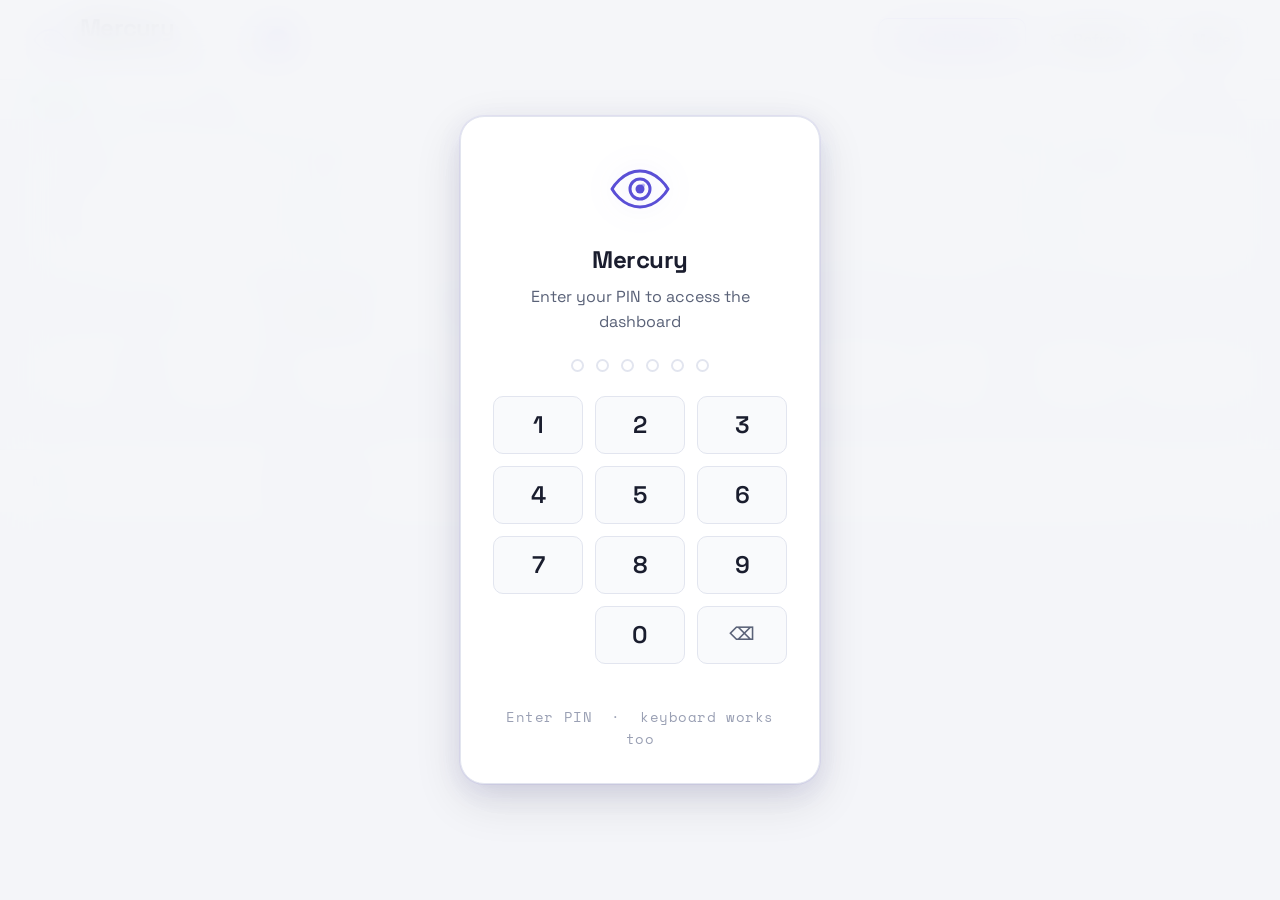
<file: index.html>
<!DOCTYPE html>
<html lang="en" data-theme="light">
<head>
  <!--
  ╔══════════════════════════════════════════════════════════════╗
  ║  ALL-SEEING-EYE                                              ║
  ║  Open-source uptime, DNS, SSL & latency monitor              ║
  ║  Made with ❤️ + AI                            ║
  ║  https://mercury.sh                                          ║
  ╚══════════════════════════════════════════════════════════════╝

  HOW IT WORKS
  ─────────────────────────────────────────────────────────────
  1. On load, the app tries to fetch `domains.list` (same directory).
     - Each non-empty, non-comment line becomes a monitored domain.
     - If the file is missing or unreachable, the built-in TOP_30 list is used.

  2. For each domain, a live DNS-over-HTTPS query is fired to
     Cloudflare's public DoH API (cloudflare-dns.com/dns-query).
     This gives us: A record presence (= "up"), latency, and NS info.

  3. SSL expiry dates are seeded from scan data for the top-50 list.
     Custom-added domains get a placeholder until a real check runs.

  4. The "Add Domain" flow lets users add any domain on the fly.
     If `domains.list` is writable (local server with write access),
     the app will also persist the new domain there via a PUT request.
     On a read-only static host, it just adds it to the in-memory list.

  5. The PIN gate (SHA-256 hashed, no plaintext stored) prevents
     casual access. Keyboard input + numpad both work.
     PIN: 1 2 3 4 5 6  (SHA-256: 8d969eef…)

  SECURITY NOTE
  ─────────────────────────────────────────────────────────────
  - No data leaves the browser except DNS queries to Cloudflare DoH.
  - No cookies, no persistent storage used.
  - PIN is checked purely client-side via SHA-256 comparison.
  - This is a monitoring DISPLAY tool, not a security perimeter.
  -->

  <meta charset="UTF-8">
  <meta name="viewport" content="width=device-width, initial-scale=1.0, viewport-fit=cover">
  <meta name="description" content="Mercury — open-source uptime, DNS, SSL and latency monitor for any domain list.">
  <title>Mercury — Domain Guardian</title>

  <!-- Space Grotesk (user-specified font) from Google Fonts -->
  <link rel="preconnect" href="https://fonts.googleapis.com">
  <link rel="preconnect" href="https://fonts.gstatic.com" crossorigin>
  <link href="https://fonts.googleapis.com/css2?family=Space+Grotesk:wght@300..700&family=Space+Mono:wght@400;700&display=swap" rel="stylesheet">

    <link rel="stylesheet" href="app.css">
</head>
<body>

<!-- ════════════════════════════════════════════════════════════
     PIN OVERLAY
     Shows until the user enters the correct 6-digit PIN.
     SHA-256 of "123456" is hardcoded — no plaintext PIN stored.
═════════════════════════════════════════════════════════════ -->
<div id="pin-overlay" role="dialog" aria-modal="true" aria-label="PIN required">
  <div class="pin-card">

    <!-- Eye SVG logo -->
    <div class="pin-eye" aria-hidden="true">
      <svg viewBox="0 0 64 64" fill="none" xmlns="http://www.w3.org/2000/svg">
        <!-- Outer eye shape -->
        <path d="M4 32C4 32 14 14 32 14C50 14 60 32 60 32C60 32 50 50 32 50C14 50 4 32 4 32Z"
              stroke="currentColor" stroke-width="3" stroke-linecap="round" stroke-linejoin="round"/>
        <!-- Iris -->
        <circle cx="32" cy="32" r="10" stroke="currentColor" stroke-width="3"/>
        <!-- Pupil (filled) -->
        <circle cx="32" cy="32" r="4.5" fill="currentColor"/>
        <!-- Highlight -->
        <circle cx="35" cy="28.5" r="2" fill="currentColor" opacity="0.4"/>
      </svg>
    </div>

    <h2>Mercury</h2>
    <p>Enter your PIN to access the dashboard</p>

    <!-- 6 dot indicators -->
    <div class="pin-dots" id="pin-dots">
      <div class="pin-dot" id="dot-0"></div>
      <div class="pin-dot" id="dot-1"></div>
      <div class="pin-dot" id="dot-2"></div>
      <div class="pin-dot" id="dot-3"></div>
      <div class="pin-dot" id="dot-4"></div>
      <div class="pin-dot" id="dot-5"></div>
    </div>

    <!-- Mobile PIN input: shown on touch devices instead of numpad.
         type="tel" + inputmode="numeric" = numeric keyboard, no zoom, no autocomplete.
         Visually shows as dots (password type) but triggers numeric keyboard. -->
    <input type="password"
           id="pin-mobile-input"
           inputmode="numeric"
           pattern="[0-9]*"
           maxlength="6"
           autocomplete="off"
           autocorrect="off"
           spellcheck="false"
           placeholder="······"
           class="pin-mobile-input"
           oninput="pinMobileInput(this)"
           aria-label="Enter PIN">

    <!-- Numpad (3×3 + 0 + delete) — onclick is the only reliable cross-env method -->
    <div class="pin-grid">
      <button class="pin-btn" onclick="pinDigit('1')">1</button>
      <button class="pin-btn" onclick="pinDigit('2')">2</button>
      <button class="pin-btn" onclick="pinDigit('3')">3</button>
      <button class="pin-btn" onclick="pinDigit('4')">4</button>
      <button class="pin-btn" onclick="pinDigit('5')">5</button>
      <button class="pin-btn" onclick="pinDigit('6')">6</button>
      <button class="pin-btn" onclick="pinDigit('7')">7</button>
      <button class="pin-btn" onclick="pinDigit('8')">8</button>
      <button class="pin-btn" onclick="pinDigit('9')">9</button>
      <!-- Empty slot, 0, Delete -->
      <span></span>
      <button class="pin-btn" onclick="pinDigit('0')">0</button>
      <button class="pin-btn pin-btn-del" onclick="pinDelete()">⌫</button>
    </div>

    <div class="pin-error" id="pin-error"></div>
    <div class="pin-hint">Enter PIN &nbsp;·&nbsp; keyboard works too</div>
  </div>
</div>


<!-- ════════════════════════════════════════════════════════════
     HEADER
═════════════════════════════════════════════════════════════ -->
<header>
  <a class="logo" href="#" aria-label="Mercury home">
    <!-- Inline eye SVG — consistent with PIN modal, scales cleanly -->
    <svg class="logo-eye" viewBox="0 0 64 64" fill="none" aria-hidden="true">
      <path d="M4 32C4 32 14 14 32 14C50 14 60 32 60 32C60 32 50 50 32 50C14 50 4 32 4 32Z"
            stroke="currentColor" stroke-width="3" stroke-linecap="round" stroke-linejoin="round"/>
      <circle cx="32" cy="32" r="10" stroke="currentColor" stroke-width="3"/>
      <circle cx="32" cy="32" r="4.5" fill="currentColor"/>
      <circle cx="35" cy="28.5" r="2" fill="currentColor" opacity="0.4"/>
    </svg>
    <div class="logo-text">
      <span class="logo-title">Mercury</span>
      <span class="logo-sub">DNS · SSL · Uptime</span>
    </div>
  </a>

  <!-- Theme toggle: right of logo, before action buttons -->
  <label class="theme-switch" title="Toggle light/dark mode">
    <input type="checkbox" id="theme-checkbox" role="switch" aria-label="Toggle colour theme">
    <span class="theme-track">
      <span class="theme-thumb"></span>
      <span class="theme-icon theme-icon-dark">🌙</span>
      <span class="theme-icon theme-icon-light">☀️</span>
    </span>
  </label>

  <div class="header-actions">
    <!-- Primary actions: always visible -->
    <button class="btn btn-accent" id="btn-add" onclick="openAddModal()">
      <svg width="14" height="14" viewBox="0 0 24 24" fill="none" stroke="currentColor" stroke-width="2.5" aria-hidden="true"><line x1="12" y1="5" x2="12" y2="19"/><line x1="5" y1="12" x2="19" y2="12"/></svg>
      Add Domain
    </button>
    <button class="btn" id="btn-refresh" title="Refresh" onclick="triggerRefresh()">
      <svg width="14" height="14" viewBox="0 0 24 24" fill="none" stroke="currentColor" stroke-width="2.5" aria-hidden="true"><path d="M1 4v6h6M23 20v-6h-6"/><path d="M20.49 9A9 9 0 005.64 5.64L1 10m22 4l-4.64 4.36A9 9 0 013.51 15"/></svg>
      Refresh
    </button>

    <!-- Secondary actions in "More" dropdown -->
    <div class="header-dropdown">
      <button class="btn header-dropdown-toggle" onclick="toggleHeaderMenu(event)" title="More options" aria-haspopup="true" aria-expanded="false">
        <svg width="14" height="14" viewBox="0 0 24 24" fill="currentColor" aria-hidden="true"><circle cx="12" cy="5" r="1.5"/><circle cx="12" cy="12" r="1.5"/><circle cx="12" cy="19" r="1.5"/></svg>
        More
      </button>
      <div class="header-dropdown-menu" id="header-dropdown-menu" role="menu">
        <a class="dropdown-item" href="https://github.com/paulfxyz/mercury-sh" target="_blank" rel="noopener" role="menuitem">
          <svg width="14" height="14" viewBox="0 0 24 24" fill="currentColor"><path d="M12 2C6.48 2 2 6.58 2 12.26c0 4.53 2.87 8.37 6.84 9.73.5.09.68-.22.68-.49v-1.7c-2.78.62-3.37-1.37-3.37-1.37-.45-1.17-1.11-1.48-1.11-1.48-.91-.64.07-.62.07-.62 1 .07 1.53 1.05 1.53 1.05.89 1.56 2.34 1.11 2.91.85.09-.66.35-1.11.63-1.37-2.22-.26-4.56-1.14-4.56-5.07 0-1.12.39-2.03 1.03-2.75-.1-.26-.45-1.3.1-2.71 0 0 .84-.28 2.75 1.05A9.38 9.38 0 0112 7.4c.85 0 1.7.12 2.5.34 1.91-1.33 2.75-1.05 2.75-1.05.55 1.41.2 2.45.1 2.71.64.72 1.03 1.63 1.03 2.75 0 3.94-2.34 4.81-4.57 5.06.36.32.68.94.68 1.9v2.81c0 .27.18.59.69.49A10.27 10.27 0 0022 12.26C22 6.58 17.52 2 12 2z"/></svg>
          GitHub
        </a>
        <button class="dropdown-item" onclick="event.stopPropagation();exportCSV();closeHeaderMenu()" role="menuitem">
          <svg width="14" height="14" viewBox="0 0 24 24" fill="none" stroke="currentColor" stroke-width="2.5"><path d="M21 15v4a2 2 0 01-2 2H5a2 2 0 01-2-2v-4"/><polyline points="7 10 12 15 17 10"/><line x1="12" y1="15" x2="12" y2="3"/></svg>
          Export CSV
        </button>
        <button class="dropdown-item" onclick="event.stopPropagation();closeHeaderMenu();openWebhookModal()" role="menuitem">
          <svg width="14" height="14" viewBox="0 0 24 24" fill="none" stroke="currentColor" stroke-width="2.5"><path d="M10 13a5 5 0 007.54.54l3-3a5 5 0 00-7.07-7.07l-1.72 1.71"/><path d="M14 11a5 5 0 00-7.54-.54l-3 3a5 5 0 007.07 7.07l1.71-1.71"/></svg>
          Webhook / Cron
        </button>
        <button class="dropdown-item" onclick="event.stopPropagation();closeHeaderMenu();openChangePinModal()" role="menuitem">
          <svg width="14" height="14" viewBox="0 0 24 24" fill="none" stroke="currentColor" stroke-width="2"><circle cx="12" cy="12" r="3"/><path d="M19.4 15a1.65 1.65 0 00.33 1.82l.06.06a2 2 0 010 2.83 2 2 0 01-2.83 0l-.06-.06a1.65 1.65 0 00-1.82-.33 1.65 1.65 0 00-1 1.51V21a2 2 0 01-2 2 2 2 0 01-2-2v-.09A1.65 1.65 0 009 19.4a1.65 1.65 0 00-1.82.33l-.06.06a2 2 0 01-2.83-2.83l.06-.06A1.65 1.65 0 004.68 15a1.65 1.65 0 00-1.51-1H3a2 2 0 01-2-2 2 2 0 012-2h.09A1.65 1.65 0 004.6 9a1.65 1.65 0 00-.33-1.82l-.06-.06a2 2 0 010-2.83 2 2 0 012.83 0l.06.06A1.65 1.65 0 009 4.68a1.65 1.65 0 001-1.51V3a2 2 0 012-2 2 2 0 012 2v.09a1.65 1.65 0 001 1.51 1.65 1.65 0 001.82-.33l.06-.06a2 2 0 012.83 2.83l-.06.06A1.65 1.65 0 0019.4 9a1.65 1.65 0 001.51 1H21a2 2 0 012 2 2 2 0 01-2 2h-.09a1.65 1.65 0 00-1.51 1z"/></svg>
          Change PIN
        </button>
        <button class="dropdown-item" id="btn-notify-menu" onclick="event.stopPropagation();closeHeaderMenu();openNotifyModal()" role="menuitem">
          <svg width="14" height="14" viewBox="0 0 24 24" fill="none" stroke="currentColor" stroke-width="2"><path d="M18 8A6 6 0 006 8c0 7-3 9-3 9h18s-3-2-3-9"/><path d="M13.73 21a2 2 0 01-3.46 0"/></svg>
          Notifications <span id="notify-status-dot" style="display:none;width:7px;height:7px;border-radius:50%;background:var(--green);display:inline-block;margin-left:4px;vertical-align:middle"></span>
        </button>
        <button class="dropdown-item" onclick="event.stopPropagation();closeHeaderMenu();openInfoModal()" role="menuitem">
          <svg width="14" height="14" viewBox="0 0 24 24" fill="none" stroke="currentColor" stroke-width="2"><circle cx="12" cy="12" r="10"/><line x1="12" y1="16" x2="12" y2="12"/><line x1="12" y1="8" x2="12.01" y2="8"/></svg>
          Help
        </button>
      </div>
    </div>

  </div>
</header>


<!-- ════════════════════════════════════════════════════════════
     STATUS BAR — live indicator + refresh countdown
═════════════════════════════════════════════════════════════ -->
<div class="status-bar">
  <div style="display:flex;align-items:center;gap:var(--space-4)">
    <span class="live-pill">
      <span class="live-dot"></span>
      LIVE
    </span>
    <span>Auto-refresh in <strong id="countdown">3:00</strong></span>
  </div>
  <span id="last-checked" style="font-family:var(--font-mono)">Not checked yet</span>
  <div class="progress-track">
    <div class="progress-fill" id="progress-fill" style="width:100%"></div>
  </div>
</div>


<!-- ════════════════════════════════════════════════════════════
     STAT CARDS
═════════════════════════════════════════════════════════════ -->
<!-- SCAN PROGRESS BAR — animated sweep shown during a full refresh.
     Hidden by default (class="hidden"), shown by checkAll() in app.js -->
<div class="scan-progress-wrap hidden" id="scan-progress-wrap">
  <div class="scan-progress-bar"></div>
</div>

<div class="stats-row">
  <div class="stat-card">
    <div class="stat-label">Domains</div>
    <div class="stat-value" id="stat-total" style="color:var(--accent)">—</div>
    <div class="stat-sub">Monitored</div>
  </div>
  <div class="stat-card">
    <div class="stat-label">Online</div>
    <div class="stat-value" id="stat-online" style="color:var(--green)">—</div>
    <div class="stat-sub">Responding</div>
  </div>
  <div class="stat-card">
    <div class="stat-label">SSL Valid</div>
    <div class="stat-value" id="stat-ssl-ok" style="color:var(--green)">—</div>
    <div class="stat-sub">&gt; 30 days left</div>
  </div>
  <div class="stat-card">
    <div class="stat-label">Alerts</div>
    <div class="stat-value" id="stat-alerts" style="color:var(--yellow)">—</div>
    <div class="stat-sub">SSL expiring soon</div>
  </div>
  <div class="stat-card">
    <div class="stat-label">Avg Latency</div>
    <div class="stat-value" id="stat-latency" style="color:var(--teal)">—</div>
    <div class="stat-sub">DNS resolve</div>
  </div>
</div>


<!-- ════════════════════════════════════════════════════════════
     ALERT BANNER (shown only when SSL certs are expiring)
═════════════════════════════════════════════════════════════ -->
<div class="alert-banner" id="alert-banner" style="display:none">
  <span class="alert-icon">⚠</span>
  <span id="alert-text"></span>
</div>


<!-- ════════════════════════════════════════════════════════════
     CONTROLS — search, sort, filter
═════════════════════════════════════════════════════════════ -->
<div class="controls">
  <div class="search-wrap">
    <span class="search-icon">🔍</span>
    <input class="search-input" type="text" id="search-input" oninput="renderTable()"
           placeholder="Search domains…"
           autocomplete="off" autocapitalize="none" spellcheck="false" onkeydown="if(event.key==='Enter'){event.preventDefault();queueDomain();}else if(event.key==='Escape'){closeAddModal();}">
  </div>

  <select class="sort-select" id="sort-select" onchange="renderTable()">
    <option value="rank">Sort: Rank</option>
    <option value="ssl">Sort: SSL expiry ↑</option>
    <option value="latency">Sort: Latency</option>
    <option value="status">Sort: Status</option>
    <option value="az">Sort: A → Z</option>
  </select>

  <button class="filter-btn" id="filter-alerts" onclick="toggleFilter('alerts')">⚠ Alerts only</button>
  <button class="filter-btn" id="filter-up" onclick="toggleFilter('up')">✓ Online only</button>
</div>


<!-- ════════════════════════════════════════════════════════════
     MAIN TABLE
═════════════════════════════════════════════════════════════ -->
<div class="table-wrap">
  <table id="main-table" aria-label="Domain monitor table">
    <thead>
      <tr>
        <th>#</th>
        <th>Domain</th>
        <th>Status</th>
        <th>Latency</th>
        <th>SSL Expiry</th>
        <th>NS Provider</th>
        <th>MX</th>
        <th>DMARC</th>
        <th>SPF</th>
        <th style="width:60px"></th>
      </tr>
    </thead>
    <tbody id="table-body">
      <!-- Rows rendered by JS -->
    </tbody>
  </table>
</div>


<!-- ════════════════════════════════════════════════════════════
     ADD DOMAIN MODAL
═════════════════════════════════════════════════════════════ -->
<div id="add-overlay" role="dialog" aria-modal="true" aria-label="Add domain" onclick="if(event.target===this)closeAddModal()">
  <div class="add-modal">
    <h3>👁 Add a Domain</h3>
    <p class="modal-sub">
      Monitor any additional domain. Type a domain, pick a category, press
      <kbd style="background:var(--surface-2);border:1px solid var(--border);padding:1px 5px;border-radius:4px;font-size:11px">Enter</kbd>
      to queue it, then click <strong>Monitor</strong>.
    </p>

    <div class="form-row">
      <input class="form-input" id="add-input" type="text"
             placeholder="e.g. mercury.sh"
             autocomplete="off" autocapitalize="none" spellcheck="false">
    </div>

    <!-- Tags for queued domains -->
    <div class="queued-tags" id="queued-tags"></div>

    <!-- File-write note -->
    <div class="modal-note" id="add-file-note">
      💾 If <code>domains.list</code> is writable (local server), new domains will be
      persisted there automatically. On a static host, they are added to the
      in-memory list for this session only.
    </div>

    <div class="modal-actions">
      <button class="btn btn-cancel" id="btn-add-cancel" onclick="closeAddModal()">Cancel</button>
      <button class="btn btn-accent" id="btn-add-queue" onclick="queueDomain()">Add to queue ↵</button>
      <button class="btn btn-accent" id="btn-add-confirm" onclick="confirmAddDomains()">Monitor ✓</button>
    </div>
  </div>
</div>


<!-- ════════════════════════════════════════════════════════════
     FOOTER
═════════════════════════════════════════════════════════════ -->
<footer>
  <span>
    <strong>Mercury</strong> — open-source monitor
    &nbsp;·&nbsp;
    <span class="mit-tag">MIT</span>
    &nbsp;·&nbsp;
    <a href="https://github.com/paulfxyz/mercury-sh" target="_blank" rel="noopener">GitHub ↗</a>
  </span>
  <span>Data via <a href="https://developers.cloudflare.com/1.1.1.1/encryption/dns-over-https/" target="_blank" rel="noopener">Cloudflare DoH</a> · No tracking · No cookies</span>
  <span>
Made with ❤️ + AI
  </span>
</footer>


<!-- ════════════════════════════════════════════════════════════
     JAVASCRIPT
════════════════════════════════════════════════════════════ -->
<script src="app.js"></script>

<!-- ════════════════════════════════════════════════════════════
     WEBHOOK MODAL
═════════════════════════════════════════════════════════════ -->
<div id="webhook-modal" class="modal-overlay" onclick="if(event.target===this)closeWebhookModal()">
  <div class="modal-card">
    <div class="modal-header">
      <h3 class="modal-title">🔗 Webhook / Cron Setup</h3>
      <button onclick="closeWebhookModal()" class="modal-close-btn" aria-label="Close">✕</button>
    </div>
    <div class="modal-body">
      <p style="font-size:var(--text-sm);color:var(--text-muted);margin-bottom:var(--space-4);line-height:1.7">
        Point any HTTP cron service at <code class="code-inline">yourdomain.com/webhook.do</code> to trigger an automatic check and update <code class="code-inline">domains.stats</code> without opening the dashboard.
      </p>
      <div class="code-block">
        <div class="code-label">Recommended cron services (all free)</div>
        🔁 &nbsp;<a href="https://cron-job.org" target="_blank" style="color:var(--accent)">cron-job.org</a> — every 5 min, HTTP GET<br>
        🔁 &nbsp;<a href="https://uptimerobot.com" target="_blank" style="color:var(--accent)">uptimerobot.com</a> — HTTP monitor = free cron<br>
        🔁 &nbsp;<a href="https://easycron.com" target="_blank" style="color:var(--accent)">easycron.com</a> — free tier available<br>
        🔁 &nbsp;GitHub Actions with <code>schedule</code> trigger
      </div>
      <div class="code-block" style="margin-top:var(--space-3)">
        <div class="code-label">Server route (Nginx)</div>
        location = /webhook.do { try_files /index.html =404; }
      </div>
      <div class="code-block" style="margin-top:var(--space-3)">
        <div class="code-label">Server route (Apache .htaccess)</div>
        RewriteRule ^webhook\.do$ index.html [L]
      </div>
    </div>
    <div class="modal-footer">
      <button onclick="closeWebhookModal()" class="btn" style="width:100%">Close</button>
    </div>
  </div>
</div>

<!-- ════════════════════════════════════════════════════════════
     INFO / HELP MODAL
═════════════════════════════════════════════════════════════ -->
<div id="info-modal" class="modal-overlay" onclick="if(event.target===this)closeInfoModal()">
  <div class="modal-card modal-card-wide">
    <div class="modal-header">
      <h3 class="modal-title">👁 How It Works</h3>
      <button onclick="closeInfoModal()" class="modal-close-btn" aria-label="Close">✕</button>
    </div>
    <div class="modal-body">

    <p style="font-size:var(--text-sm);color:var(--text-muted);margin-bottom:var(--space-5);line-height:1.7">
      <strong style="color:var(--text)">The Mercury</strong> is a self-hosted, open-source uptime, DNS, SSL and latency monitor. Everything runs in the browser — no server-side code needed for basic use.
    </p>

    <div style="display:grid;gap:var(--space-3);margin-bottom:var(--space-5)">

      <div style="background:var(--surface-2);border:1px solid var(--border);border-radius:var(--radius-md);padding:var(--space-4)">
        <div style="font-weight:700;font-size:var(--text-sm);margin-bottom:var(--space-2)">📄 domains.list</div>
        <div style="font-size:var(--text-xs);color:var(--text-muted);line-height:1.7">One domain per line. Lines starting with <code>#</code> are comments. Loaded at startup — if missing, the built-in top-50 list is used as fallback. Edit this file to change what gets monitored.</div>
      </div>

      <div style="background:var(--surface-2);border:1px solid var(--border);border-radius:var(--radius-md);padding:var(--space-4)">
        <div style="font-weight:700;font-size:var(--text-sm);margin-bottom:var(--space-2)">📊 domains.stats</div>
        <div style="font-size:var(--text-xs);color:var(--text-muted);line-height:1.7">CSV snapshot written after every refresh cycle. Requires a server with HTTP PUT write access. On static hosts, the export CSV button gives the same data as a manual download.</div>
      </div>

      <div style="background:var(--surface-2);border:1px solid var(--border);border-radius:var(--radius-md);padding:var(--space-4)">
        <div style="font-weight:700;font-size:var(--text-sm);margin-bottom:var(--space-2)">🔗 webhook.do</div>
        <div style="font-size:var(--text-xs);color:var(--text-muted);line-height:1.7">Headless endpoint for cron services. When accessed, it loads the dashboard in an invisible iframe, runs all DNS checks, and writes domains.stats — no browser or PIN required.</div>
      </div>

      <div style="background:var(--surface-2);border:1px solid var(--border);border-radius:var(--radius-md);padding:var(--space-4)">
        <div style="font-weight:700;font-size:var(--text-sm);margin-bottom:var(--space-2)">🌐 DNS Checks</div>
        <div style="font-size:var(--text-xs);color:var(--text-muted);line-height:1.7">Each domain is queried via <a href="https://developers.cloudflare.com/1.1.1.1/encryption/dns-over-https/" target="_blank" style="color:var(--accent)">Cloudflare DoH</a> (HTTPS, no CORS issues). An A-record response = online. Latency = full round-trip time. Auto-refreshes every 3 minutes.</div>
      </div>

      <div style="background:var(--surface-2);border:1px solid var(--border);border-radius:var(--radius-md);padding:var(--space-4)">
        <div style="font-weight:700;font-size:var(--text-sm);margin-bottom:var(--space-2)">🔔 Notifications</div>
        <div style="font-size:var(--text-xs);color:var(--text-muted);line-height:1.7">
          Email alerts fire when a domain goes <strong style="color:var(--red)">DOWN</strong> or recovers — including SSL expiry warnings, missing DMARC/SPF detection, and a full health snapshot per domain.
          Configure via <strong>More ⋮ → Notifications</strong>. Uses the <a href="https://resend.com" target="_blank" style="color:var(--accent)">Resend</a> API (free tier: 100 emails/day).
          Your API key is encrypted server-side with AES-256-GCM and never stored in plaintext.
          Rate-limited to 10 emails/hour. Each alert includes: status, latency, SSL days remaining, DMARC policy, SPF, nameserver, mail provider.
        </div>
      </div>

      <div style="background:var(--surface-2);border:1px solid var(--border);border-radius:var(--radius-md);padding:var(--space-4)">
        <div style="font-weight:700;font-size:var(--text-sm);margin-bottom:var(--space-2)">🔐 PIN Security</div>
        <div style="font-size:var(--text-xs);color:var(--text-muted);line-height:1.7">PIN is stored as a SHA-256 hash only — never plaintext. The hash is checked client-side. No data is sent anywhere. Change the PIN by recomputing <code style="font-family:var(--font-mono)">sha256(yourPin)</code> and updating PIN_HASH in the script.</div>
      </div>
    </div>

    <p style="font-size:var(--text-xs);color:var(--text-faint);text-align:center;margin-top:var(--space-2)">MIT License · No tracking · No cookies</p>
    </div><!-- /modal-body -->
    <div class="modal-footer">
      <a href="https://github.com/paulfxyz/mercury-sh" target="_blank" rel="noopener" class="btn btn-ghost">⭐ GitHub</a>
      <button onclick="closeInfoModal()" class="btn btn-accent" style="flex:1">Close</button>
    </div>
  </div>
</div>


<!-- ════════════════════════════════════════════════════════════
     SET-PIN MODAL
     Shown once when the user enters the default PIN (123456)
     for the first time, inviting them to set a personal PIN.
     The new PIN hash is written into index.html via HTTP PUT
     if the server allows it; otherwise the user gets instructions
     to update PIN_HASH manually.
═════════════════════════════════════════════════════════════ -->
<div id="set-pin-overlay" style="display:none;position:fixed;inset:0;z-index:9500;
     background:color-mix(in srgb,var(--bg) 90%,transparent);backdrop-filter:blur(20px);
     align-items:center;justify-content:center">
  <div style="background:var(--surface);border:1px solid var(--border);border-radius:var(--radius-xl);
       padding:var(--space-8);width:min(380px,94vw);box-shadow:var(--shadow-lg),var(--shadow-glow);
       text-align:center;animation:card-in 0.3s cubic-bezier(.34,1.56,.64,1)">

    <div style="font-size:32px;margin-bottom:var(--space-4)">🔐</div>
    <h2 style="font-family:var(--font-display);font-size:var(--text-lg);font-weight:700;
         letter-spacing:-0.02em;margin-bottom:var(--space-2)">Set your PIN</h2>
    <p style="font-size:var(--text-sm);color:var(--text-muted);margin-bottom:var(--space-5);line-height:1.6">
      You're using the default PIN <code style="background:var(--surface-2);border:1px solid var(--border);
      padding:1px 7px;border-radius:4px;font-family:var(--font-mono)">123456</code>.<br>
      Enter a new 6-digit PIN to secure your dashboard.
    </p>

    <!-- New PIN dots -->
    <p style="font-size:var(--text-xs);color:var(--text-faint);margin-bottom:var(--space-2);
       font-family:var(--font-mono);letter-spacing:.06em">NEW PIN</p>
    <div style="display:flex;justify-content:center;gap:12px;margin-bottom:var(--space-4)" id="sp-dots-1">
      <div class="pin-dot" id="sp-dot-1-0"></div><div class="pin-dot" id="sp-dot-1-1"></div>
      <div class="pin-dot" id="sp-dot-1-2"></div><div class="pin-dot" id="sp-dot-1-3"></div>
      <div class="pin-dot" id="sp-dot-1-4"></div><div class="pin-dot" id="sp-dot-1-5"></div>
    </div>

    <!-- Confirm PIN dots -->
    <p style="font-size:var(--text-xs);color:var(--text-faint);margin-bottom:var(--space-2);
       font-family:var(--font-mono);letter-spacing:.06em" id="sp-confirm-label"
       style="opacity:0.3">CONFIRM PIN</p>
    <div style="display:flex;justify-content:center;gap:12px;margin-bottom:var(--space-5)" id="sp-dots-2">
      <div class="pin-dot" id="sp-dot-2-0"></div><div class="pin-dot" id="sp-dot-2-1"></div>
      <div class="pin-dot" id="sp-dot-2-2"></div><div class="pin-dot" id="sp-dot-2-3"></div>
      <div class="pin-dot" id="sp-dot-2-4"></div><div class="pin-dot" id="sp-dot-2-5"></div>
    </div>

    <!-- Numpad (same layout as login) -->
    <div class="pin-grid" style="margin-bottom:var(--space-3)">
      <button class="pin-btn" onclick="spDigit('1')">1</button>
      <button class="pin-btn" onclick="spDigit('2')">2</button>
      <button class="pin-btn" onclick="spDigit('3')">3</button>
      <button class="pin-btn" onclick="spDigit('4')">4</button>
      <button class="pin-btn" onclick="spDigit('5')">5</button>
      <button class="pin-btn" onclick="spDigit('6')">6</button>
      <button class="pin-btn" onclick="spDigit('7')">7</button>
      <button class="pin-btn" onclick="spDigit('8')">8</button>
      <button class="pin-btn" onclick="spDigit('9')">9</button>
      <span></span>
      <button class="pin-btn" onclick="spDigit('0')">0</button>
      <button class="pin-btn pin-btn-del" onclick="spDelete()">⌫</button>
    </div>

    <div id="sp-error" style="font-size:var(--text-xs);color:var(--red);min-height:18px;margin-bottom:var(--space-3)"></div>

    <button onclick="spSkip()" style="font-size:var(--text-xs);color:var(--text-faint);
            background:none;border:none;cursor:pointer;font-family:var(--font-display);
            text-decoration:underline">Skip for now — keep using 123456</button>
  </div>
</div>


<!-- ════════════════════════════════════════════════════════════
     CHANGE PIN MODAL
     Three-step flow: current PIN → new PIN → confirm new PIN
     All validation is client-side via SHA-256.
═════════════════════════════════════════════════════════════ -->
<div id="change-pin-overlay" style="display:none;position:fixed;inset:0;z-index:8800;
     background:color-mix(in srgb,var(--bg) 88%,transparent);backdrop-filter:blur(16px);
     align-items:center;justify-content:center"
     onclick="if(event.target===this)closeChangePinModal()">
  <div id="cp-card" style="background:var(--surface);border:1px solid var(--border);border-radius:var(--radius-xl);
       padding:var(--space-8);width:min(360px,94vw);text-align:center;
       box-shadow:var(--shadow-lg),var(--shadow-glow);animation:card-in 0.25s cubic-bezier(.34,1.56,.64,1)">

    <div style="font-size:32px;margin-bottom:var(--space-3)">🔐</div>
    <h2 id="cp-title" style="font-family:var(--font-display);font-size:var(--text-lg);
        font-weight:700;letter-spacing:-0.02em;margin-bottom:var(--space-2)">Change PIN</h2>
    <p id="cp-subtitle" style="font-size:var(--text-sm);color:var(--text-muted);
        margin-bottom:var(--space-5)">Enter your current PIN</p>

    <!-- Dot indicators (hidden on mobile via .mobile-pin-active class) -->
    <div style="display:flex;justify-content:center;gap:12px;margin-bottom:var(--space-5)" id="cp-dots">
      <div class="pin-dot" id="cp-dot-0"></div><div class="pin-dot" id="cp-dot-1"></div>
      <div class="pin-dot" id="cp-dot-2"></div><div class="pin-dot" id="cp-dot-3"></div>
      <div class="pin-dot" id="cp-dot-4"></div><div class="pin-dot" id="cp-dot-5"></div>
    </div>

    <!-- Mobile numeric input — shown on touch devices, hidden on desktop.
         Replaces the numpad with the native OS keyboard.
         JS syncs oninput with cpBuffer + cpDigit() logic. -->
    <input type="password"
           id="cp-mobile-input"
           inputmode="numeric"
           pattern="[0-9]*"
           maxlength="6"
           autocomplete="off"
           autocorrect="off"
           spellcheck="false"
           placeholder="······"
           class="pin-mobile-input"
           style="display:none"
           oninput="cpMobileInput(this)"
           aria-label="Enter PIN">

    <!-- Numpad (hidden on mobile via .mobile-pin-active class on parent card) -->
    <div class="pin-grid" id="cp-grid" style="margin-bottom:var(--space-3)">
      <button class="pin-btn" onclick="cpDigit('1')">1</button>
      <button class="pin-btn" onclick="cpDigit('2')">2</button>
      <button class="pin-btn" onclick="cpDigit('3')">3</button>
      <button class="pin-btn" onclick="cpDigit('4')">4</button>
      <button class="pin-btn" onclick="cpDigit('5')">5</button>
      <button class="pin-btn" onclick="cpDigit('6')">6</button>
      <button class="pin-btn" onclick="cpDigit('7')">7</button>
      <button class="pin-btn" onclick="cpDigit('8')">8</button>
      <button class="pin-btn" onclick="cpDigit('9')">9</button>
      <span></span>
      <button class="pin-btn" onclick="cpDigit('0')">0</button>
      <button class="pin-btn pin-btn-del" onclick="cpDelete()">⌫</button>
    </div>

    <div id="cp-error" style="font-size:var(--text-xs);color:var(--red);min-height:18px;
         margin-bottom:var(--space-3)"></div>

    <button onclick="closeChangePinModal()" style="font-size:var(--text-xs);color:var(--text-faint);
            background:none;border:none;cursor:pointer;font-family:var(--font-display);
            text-decoration:underline">Cancel</button>
  </div>
</div>


<!-- ════════════════════════════════════════════════════════════
     NOTIFICATIONS MODAL
     Configure Resend API email alerts for downtime events.
     API key is sent to config-write.php which encrypts it
     server-side (AES-256-GCM) before storing in ase_config.json.
═════════════════════════════════════════════════════════════ -->
<div id="notify-modal" class="modal-overlay" onclick="if(event.target===this)closeNotifyModal()">
  <div class="modal-card modal-card-wide">

    <div class="modal-header">
      <h3 class="modal-title">🔔 Notifications</h3>
      <button onclick="closeNotifyModal()" class="modal-close-btn" aria-label="Close">✕</button>
    </div>

    <div class="modal-body">

      <!-- Enable toggle -->
      <div style="display:flex;align-items:center;justify-content:space-between;padding:var(--space-3) var(--space-4);background:var(--surface-2);border:1px solid var(--border);border-radius:var(--radius-md);margin-bottom:var(--space-4)">
        <div>
          <div style="font-weight:700;font-size:var(--text-sm)">Email alerts</div>
          <div style="font-size:var(--text-xs);color:var(--text-muted);margin-top:2px">Notify when a domain goes DOWN or recovers</div>
        </div>
        <label style="position:relative;display:inline-block;width:44px;height:24px;cursor:pointer">
          <input type="checkbox" id="notify-enabled-toggle" style="opacity:0;width:0;height:0"
                 onchange="notifyToggleChanged(this)">
          <span id="notify-toggle-track" style="position:absolute;inset:0;background:var(--border);border-radius:12px;transition:background 0.2s">
            <span style="position:absolute;left:3px;top:3px;width:18px;height:18px;background:#fff;border-radius:50%;transition:transform 0.2s;box-shadow:0 1px 3px rgba(0,0,0,.3)"></span>
          </span>
        </label>
      </div>

      <!-- How it works info box -->
      <div style="background:var(--surface-2);border:1px solid var(--border);border-radius:var(--radius-md);padding:var(--space-4);margin-bottom:var(--space-4);font-size:var(--text-xs);color:var(--text-muted);line-height:1.7">
        <div style="font-weight:700;color:var(--text);margin-bottom:var(--space-2)">How it works</div>
        Alerts are sent via <a href="https://resend.com" target="_blank" style="color:var(--accent)">Resend</a> — a free email API (100 emails/day free tier).
        Your API key is <strong>encrypted server-side</strong> (AES-256-GCM) and never stored in plaintext.
        Get your free API key at <a href="https://resend.com/api-keys" target="_blank" style="color:var(--accent)">resend.com/api-keys</a>.
      </div>

      <!-- Form fields -->
      <div style="display:grid;gap:var(--space-3)">

        <div>
          <label style="display:block;font-size:var(--text-xs);font-weight:600;letter-spacing:.06em;text-transform:uppercase;color:var(--text-muted);margin-bottom:6px">
            Resend API Key
          </label>
          <div style="display:flex;gap:var(--space-2)">
            <input type="password" id="notify-api-key" placeholder="re_••••••••••••••••"
                   style="flex:1;background:var(--surface-2);border:1px solid var(--border);border-radius:var(--radius-md);padding:10px 14px;font-family:var(--font-mono);font-size:var(--text-sm);color:var(--text);outline:none;transition:border-color var(--ease)"
                   onfocus="this.style.borderColor='var(--accent)'" onblur="this.style.borderColor='var(--border)'"
                   autocomplete="off" autocorrect="off" spellcheck="false">
            <button onclick="notifyToggleKeyVisibility()" class="btn" title="Show/hide key"
                    style="min-width:40px;padding:0 var(--space-3)">
              <svg id="notify-eye-icon" width="16" height="16" viewBox="0 0 24 24" fill="none" stroke="currentColor" stroke-width="2"><path d="M1 12s4-8 11-8 11 8 11 8-4 8-11 8-11-8-11-8z"/><circle cx="12" cy="12" r="3"/></svg>
            </button>
          </div>
          <div id="notify-key-status" style="font-size:var(--text-xs);margin-top:4px;color:var(--text-muted)"></div>
        </div>

        <div>
          <label style="display:block;font-size:var(--text-xs);font-weight:600;letter-spacing:.06em;text-transform:uppercase;color:var(--text-muted);margin-bottom:6px">
            From Email <span style="font-weight:400;text-transform:none">(must be verified in Resend)</span>
          </label>
          <input type="email" id="notify-from" placeholder="alerts@yourdomain.com"
                 style="width:100%;box-sizing:border-box;background:var(--surface-2);border:1px solid var(--border);border-radius:var(--radius-md);padding:10px 14px;font-family:var(--font-display);font-size:var(--text-sm);color:var(--text);outline:none;transition:border-color var(--ease)"
                 onfocus="this.style.borderColor='var(--accent)'" onblur="this.style.borderColor='var(--border)'"
                 autocomplete="email">
        </div>

        <div>
          <label style="display:block;font-size:var(--text-xs);font-weight:600;letter-spacing:.06em;text-transform:uppercase;color:var(--text-muted);margin-bottom:6px">
            Send Alerts To
          </label>
          <input type="email" id="notify-to" placeholder="you@example.com"
                 style="width:100%;box-sizing:border-box;background:var(--surface-2);border:1px solid var(--border);border-radius:var(--radius-md);padding:10px 14px;font-family:var(--font-display);font-size:var(--text-sm);color:var(--text);outline:none;transition:border-color var(--ease)"
                 onfocus="this.style.borderColor='var(--accent)'" onblur="this.style.borderColor='var(--border)'"
                 autocomplete="email">
        </div>

      </div>

      <!-- Status/feedback message -->
      <div id="notify-msg" style="margin-top:var(--space-3);font-size:var(--text-xs);min-height:18px;line-height:1.5"></div>

    </div><!-- /modal-body -->

    <div class="modal-footer">
      <button onclick="sendTestNotification().then(notifyShowTestResult)" class="btn btn-ghost" id="btn-notify-test">
        <svg width="14" height="14" viewBox="0 0 24 24" fill="none" stroke="currentColor" stroke-width="2.5"><polyline points="22 2 11 13"/><polygon points="22 2 15 22 11 13 2 9 22 2"/></svg>
        Send Test
      </button>
      <button onclick="saveNotifySettings()" class="btn btn-accent" style="flex:1">Save</button>
    </div>

  </div>
</div>

</body>
</html>
</file>
<file: app.css>
/*
 * The All Seeing Eye — app.css
 * All styles for the dashboard.
 * Loaded by index.html via <link rel="stylesheet" href="app.css">
 */

    /* ═══════════════════════════════════════════════════════════
       DESIGN TOKENS — type scale, spacing, color, radius
    ═══════════════════════════════════════════════════════════ */
    :root {
      /* Type scale (fluid clamp) */
      --text-xs:   clamp(0.75rem,  0.7rem  + 0.25vw, 0.875rem);
      --text-sm:   clamp(0.875rem, 0.8rem  + 0.35vw, 1rem);
      --text-base: clamp(1rem,     0.95rem + 0.25vw, 1.125rem);
      --text-lg:   clamp(1.125rem, 1rem    + 0.75vw, 1.5rem);
      --text-xl:   clamp(1.5rem,   1.2rem  + 1.25vw, 2rem);

      /* Font families */
      --font-display: 'Space Grotesk', system-ui, sans-serif;
      --font-body:    'Space Grotesk', system-ui, sans-serif;
      --font-mono:    'Space Mono', 'Courier New', monospace;

      /* Spacing (4px grid) */
      --space-1:  0.25rem;
      --space-2:  0.5rem;
      --space-3:  0.75rem;
      --space-4:  1rem;
      --space-5:  1.25rem;
      --space-6:  1.5rem;
      --space-8:  2rem;
      --space-10: 2.5rem;
      --space-12: 3rem;

      /* Radius */
      --radius-sm: 6px;
      --radius-md: 10px;
      --radius-lg: 16px;
      --radius-xl: 24px;

      /* Transition */
      --ease: 180ms cubic-bezier(0.16, 1, 0.3, 1);
    }

    /* ── DARK MODE (default) ── */
    :root, [data-theme="dark"] {
      --bg:          #0f1117;
      --surface:     #181b23;
      --surface-2:   #1e2230;
      --border:      #2a2f3d;
      --border-soft: #232738;
      --text:        #e8eaf0;
      --text-muted:  #8892a4;
      --text-faint:  #4a5168;

      /* Accent: vivid violet-blue (eye-themed) */
      --accent:       #7c6af7;
      --accent-dim:   #5a4fd6;
      --accent-glow:  rgba(124, 106, 247, 0.18);
      --accent-soft:  rgba(124, 106, 247, 0.12);

      /* Status */
      --green:        #34d399;
      --green-dim:    #065f46;
      --green-soft:   rgba(52, 211, 153, 0.12);
      --yellow:       #fbbf24;
      --yellow-dim:   #78350f;
      --yellow-soft:  rgba(251, 191, 36, 0.12);
      --red:          #f87171;
      --red-dim:      #7f1d1d;
      --red-soft:     rgba(248, 113, 113, 0.12);
      --blue:         #60a5fa;
      --blue-soft:    rgba(96, 165, 250, 0.12);
      --teal:         #2dd4bf;
      --teal-soft:    rgba(45, 212, 191, 0.12);
      --orange:       #fb923c;

      --shadow-sm:  0 1px 3px rgba(0,0,0,0.4);
      --shadow-md:  0 4px 16px rgba(0,0,0,0.5);
      --shadow-lg:  0 16px 48px rgba(0,0,0,0.6);
      --shadow-glow: 0 0 0 1px var(--accent-soft), 0 8px 32px rgba(124,106,247,0.15);
    }

    /* ── LIGHT MODE ── */
    [data-theme="light"] {
      --bg:          #f4f5f9;
      --surface:     #ffffff;
      --surface-2:   #f9fafc;
      --border:      #e2e5ef;
      --border-soft: #eaecf4;
      --text:        #1a1d2e;
      --text-muted:  #5a6278;
      --text-faint:  #9aa0b4;

      --accent:       #5a4fd6;
      --accent-dim:   #3d35a8;
      --accent-glow:  rgba(90, 79, 214, 0.12);
      --accent-soft:  rgba(90, 79, 214, 0.08);

      --green:        #059669;
      --green-dim:    #d1fae5;
      --green-soft:   rgba(5, 150, 105, 0.08);
      --yellow:       #d97706;
      --yellow-dim:   #fef3c7;
      --yellow-soft:  rgba(217, 119, 6, 0.08);
      --red:          #dc2626;
      --red-dim:      #fee2e2;
      --red-soft:     rgba(220, 38, 38, 0.08);
      --blue:         #2563eb;
      --blue-soft:    rgba(37, 99, 235, 0.08);
      --teal:         #0d9488;
      --teal-soft:    rgba(13, 148, 136, 0.08);
      --orange:       #ea580c;

      --shadow-sm:  0 1px 3px rgba(0,0,0,0.06);
      --shadow-md:  0 4px 16px rgba(0,0,0,0.08);
      --shadow-lg:  0 16px 48px rgba(0,0,0,0.12);
      --shadow-glow: 0 0 0 1px var(--accent-soft), 0 8px 24px rgba(90,79,214,0.1);
    }

    /* ═══════════════════════════════════════════════════════════
       BASE RESET
    ═══════════════════════════════════════════════════════════ */
    *, *::before, *::after {
      box-sizing: border-box;
      margin: 0; padding: 0;
    }

    html {
      -webkit-font-smoothing: antialiased;
      -moz-osx-font-smoothing: grayscale;
      text-rendering: optimizeLegibility;
      scroll-behavior: smooth;
    }

    body {
      min-height: 100dvh;
      font-family: var(--font-body);
      font-size: var(--text-base);
      color: var(--text);
      background: var(--bg);
      line-height: 1.6;
      transition: background var(--ease), color var(--ease);
    }

    img, svg { display: block; }
    button { cursor: pointer; border: none; background: none; font: inherit; color: inherit; }
    input, select { font: inherit; color: inherit; }
    a { color: inherit; text-decoration: none; }

    /* ═══════════════════════════════════════════════════════════
       PIN OVERLAY
       Full-screen blur lock. Unlocks with correct 6-digit PIN.
       SHA-256 of PIN stored — never plaintext.
    ═══════════════════════════════════════════════════════════ */
    #pin-overlay {
      position: fixed; inset: 0; z-index: 9000;
      background: color-mix(in srgb, var(--bg) 88%, transparent);
      backdrop-filter: blur(20px) saturate(1.4);
      -webkit-backdrop-filter: blur(20px) saturate(1.4);
      display: flex; align-items: center; justify-content: center;
      transition: opacity 0.35s ease;
    }

    #pin-overlay.unlocking {
      opacity: 0;
      pointer-events: none;
    }

    .pin-card {
      background: var(--surface);
      border: 1px solid var(--border);
      border-radius: var(--radius-xl);
      padding: var(--space-10) var(--space-8) var(--space-8);
      width: min(360px, 92vw);
      text-align: center;
      box-shadow: var(--shadow-lg), var(--shadow-glow);
      animation: card-in 0.4s cubic-bezier(0.34, 1.56, 0.64, 1);
    }
    /* On small mobile phones, let the card breathe and use more vertical space */
    @media (max-height: 700px) and (max-width: 480px) {
      .pin-card {
        padding: var(--space-6) var(--space-6) var(--space-6);
      }
      .pin-card h2 { font-size: var(--text-base); }
      .pin-eye { width: 48px; height: 48px; }
    }

    @keyframes card-in {
      from { transform: scale(0.85) translateY(16px); opacity: 0; }
      to   { transform: scale(1) translateY(0);       opacity: 1; }
    }

    /* Eye SVG logo in PIN modal */
    .pin-eye {
      width: 64px; height: 64px;
      margin: 0 auto var(--space-5);
      color: var(--accent);
      filter: drop-shadow(0 0 16px var(--accent-glow));
    }

    .pin-card h2 {
      font-family: var(--font-display);
      font-size: var(--text-lg);
      font-weight: 700;
      letter-spacing: -0.02em;
      margin-bottom: var(--space-1);
      color: var(--text);
    }

    .pin-card p {
      font-size: var(--text-sm);
      color: var(--text-muted);
      margin-bottom: var(--space-6);
    }

    /* Dot indicators */
    .pin-dots {
      display: flex; justify-content: center;
      gap: var(--space-3);
      margin-bottom: var(--space-6);
    }

    .pin-dot {
      width: 13px; height: 13px;
      border-radius: 50%;
      border: 2px solid var(--border);
      background: transparent;
      transition: all 0.15s ease;
    }
    .pin-dot.filled {
      background: var(--accent);
      border-color: var(--accent);
      box-shadow: 0 0 10px var(--accent-glow);
      transform: scale(1.1);
    }
    .pin-dot.error {
      background: var(--red);
      border-color: var(--red);
      box-shadow: 0 0 10px rgba(248,113,113,0.4);
      animation: dot-shake 0.4s ease;
    }

    @keyframes dot-shake {
      0%,100% { transform: translateX(0); }
      20%      { transform: translateX(-5px); }
      60%      { transform: translateX(5px); }
    }

    /* Numpad grid */
    .pin-grid {
      display: grid;
      grid-template-columns: repeat(3, 1fr);
      gap: var(--space-3);
      margin-bottom: var(--space-3);
    }

    .pin-btn {
      height: 58px;
      background: var(--surface-2);
      border: 1px solid var(--border);
      border-radius: var(--radius-md);
      font-family: var(--font-display);
      font-size: var(--text-lg);
      font-weight: 600;
      color: var(--text);
      transition: background var(--ease), border-color var(--ease), transform 0.1s;
      user-select: none;
      -webkit-user-select: none;
    }

    .pin-btn:hover  { background: var(--border); border-color: var(--accent); }
    .pin-btn:active { transform: scale(0.93); }

    .pin-btn-del {
      font-size: var(--text-base);
      color: var(--text-muted);
    }
    .pin-btn-del:hover { color: var(--red); border-color: var(--red); }

    .pin-error {
      font-size: var(--text-xs);
      color: var(--red);
      min-height: 18px;
      margin-top: var(--space-2);
    }

    .pin-hint {
      font-size: var(--text-xs);
      color: var(--text-faint);
      margin-top: var(--space-3);
      font-family: var(--font-mono);
      letter-spacing: 0.04em;
    }

    /* ═══════════════════════════════════════════════════════════
       HEADER
    ═══════════════════════════════════════════════════════════ */
    header {
      background: var(--surface);
      border-bottom: 1px solid var(--border);
      padding: var(--space-4) var(--space-8);
      display: flex;
      align-items: center;
      justify-content: space-between;
      gap: var(--space-4);
      flex-wrap: wrap;
      position: sticky; top: 0; z-index: 100;
      box-shadow: var(--shadow-sm);
    }

    /* Wordmark / logo */
    .logo {
      display: flex;
      align-items: center;
      gap: var(--space-3);
    }

    .logo-eye {
      width: 36px; height: 36px;
      color: var(--accent);
      flex-shrink: 0;
      filter: drop-shadow(0 0 8px var(--accent-glow));
      transition: filter var(--ease);
    }
    .logo:hover .logo-eye { filter: drop-shadow(0 0 16px var(--accent-glow)); }

    .logo-text {
      display: flex;
      flex-direction: column;
      gap: 1px;
    }

    .logo-title {
      font-family: var(--font-display);
      font-size: var(--text-lg);
      font-weight: 700;
      letter-spacing: -0.03em;
      line-height: 1;
      color: var(--text);
    }

    .logo-sub {
      font-size: var(--text-xs);
      color: var(--text-faint);
      letter-spacing: 0.06em;
      text-transform: uppercase;
      font-weight: 500;
    }

    /* Header action buttons */
    .header-actions {
      display: flex;
      align-items: center;
      gap: var(--space-2);
      flex-wrap: wrap;
    }

    /* Universal button styles */
    .btn {
      display: inline-flex;
      align-items: center;
      gap: var(--space-2);
      padding: var(--space-2) var(--space-4);
      border-radius: var(--radius-md);
      font-family: var(--font-display);
      font-size: var(--text-sm);
      font-weight: 600;
      border: 1px solid var(--border);
      background: var(--surface-2);
      color: var(--text);
      transition: all var(--ease);
      white-space: nowrap;
      cursor: pointer;
    }
    .btn:hover { background: var(--border); border-color: var(--accent); color: var(--accent); }

    .btn-accent {
      background: var(--accent-soft);
      border-color: var(--accent);
      color: var(--accent);
    }
    .btn-accent:hover { background: var(--accent); color: #fff; border-color: var(--accent); }

    .btn-icon {
      padding: var(--space-2);
      width: 36px; height: 36px;
      justify-content: center;
    }


    /* ═══════════════════════════════════════════════════════════
       STATUS BAR (live / refresh countdown)
    ═══════════════════════════════════════════════════════════ */
    .status-bar {
      background: var(--surface);
      border-bottom: 1px solid var(--border-soft);
      padding: var(--space-2) var(--space-8);
      display: flex;
      align-items: center;
      justify-content: space-between;
      gap: var(--space-4);
      font-size: var(--text-xs);
      color: var(--text-faint);
      flex-wrap: wrap;
    }

    .live-pill {
      display: inline-flex;
      align-items: center;
      gap: var(--space-2);
      color: var(--green);
      font-weight: 600;
      font-family: var(--font-mono);
      letter-spacing: 0.04em;
    }

    .live-dot {
      width: 7px; height: 7px;
      border-radius: 50%;
      background: var(--green);
      box-shadow: 0 0 6px var(--green);
      animation: live-pulse 2s infinite;
    }

    @keyframes live-pulse {
      0%,100% { opacity: 1; transform: scale(1); }
      50%      { opacity: 0.4; transform: scale(0.85); }
    }

    .progress-track {
      width: 100px; height: 2px;
      background: var(--border);
      border-radius: 1px;
      overflow: hidden;
    }

    .progress-fill {
      height: 100%;
      background: var(--accent);
      border-radius: 1px;
      transition: width 1s linear;
    }

    /* ═══════════════════════════════════════════════════════════
       STATS CARDS
    ═══════════════════════════════════════════════════════════ */
    .stats-row {
      display: grid;
      grid-template-columns: repeat(5, 1fr);
      gap: var(--space-4);
      padding: var(--space-6) var(--space-8);
    }

    @media (max-width: 900px) {
      .stats-row { grid-template-columns: repeat(3, 1fr); }
    }
    @media (max-width: 600px) {
      .stats-row { grid-template-columns: repeat(2, 1fr); padding: var(--space-4); }
    }

    .stat-card {
      background: var(--surface);
      border: 1px solid var(--border);
      border-radius: var(--radius-lg);
      padding: var(--space-4) var(--space-5);
      transition: border-color var(--ease), box-shadow var(--ease);
      cursor: default;
    }
    .stat-card:hover { border-color: var(--accent); box-shadow: var(--shadow-glow); }

    .stat-label {
      font-size: var(--text-xs);
      font-weight: 600;
      letter-spacing: 0.08em;
      text-transform: uppercase;
      color: var(--text-faint);
      margin-bottom: var(--space-2);
    }

    .stat-value {
      font-family: var(--font-display);
      font-size: var(--text-xl);
      font-weight: 700;
      letter-spacing: -0.03em;
      line-height: 1;
      color: var(--text);
    }

    .stat-sub {
      font-size: var(--text-xs);
      color: var(--text-faint);
      margin-top: var(--space-1);
      font-weight: 400;
    }

    /* ═══════════════════════════════════════════════════════════
       ALERT BANNER
    ═══════════════════════════════════════════════════════════ */
    .alert-banner {
      margin: 0 var(--space-8) var(--space-4);
      background: var(--red-soft);
      border: 1px solid color-mix(in srgb, var(--red) 35%, transparent);
      border-radius: var(--radius-lg);
      padding: var(--space-4) var(--space-5);
      display: flex;
      align-items: flex-start;
      gap: var(--space-3);
      font-size: var(--text-sm);
      line-height: 1.6;
    }

    .alert-banner .alert-icon { font-size: 18px; flex-shrink: 0; }

    /* ═══════════════════════════════════════════════════════════
       CONTROLS BAR (search, sort, filters)
    ═══════════════════════════════════════════════════════════ */
    .controls {
      padding: 0 var(--space-8) var(--space-4);
      display: flex;
      align-items: center;
      gap: var(--space-3);
      flex-wrap: wrap;
    }

    .search-wrap {
      position: relative;
      flex: 0 0 auto;
    }

    .search-icon {
      position: absolute;
      left: var(--space-3);
      top: 50%; transform: translateY(-50%);
      color: var(--text-faint);
      pointer-events: none;
      font-size: 14px;
    }

    .search-input {
      background: var(--surface);
      border: 1px solid var(--border);
      border-radius: var(--radius-md);
      padding: var(--space-2) var(--space-4) var(--space-2) var(--space-8);
      font-size: var(--text-sm);
      color: var(--text);
      width: 220px;
      outline: none;
      transition: border-color var(--ease), box-shadow var(--ease);
    }
    .search-input:focus { border-color: var(--accent); box-shadow: 0 0 0 3px var(--accent-soft); }
    .search-input::placeholder { color: var(--text-faint); }

    .sort-select {
      background: var(--surface);
      border: 1px solid var(--border);
      border-radius: var(--radius-md);
      padding: var(--space-2) var(--space-4);
      font-size: var(--text-sm);
      font-family: var(--font-display);
      color: var(--text);
      cursor: pointer;
      outline: none;
      transition: border-color var(--ease);
    }
    .sort-select:focus { border-color: var(--accent); }

    .filter-btn {
      display: inline-flex;
      align-items: center;
      gap: var(--space-2);
      padding: var(--space-2) var(--space-4);
      border: 1px solid var(--border);
      border-radius: var(--radius-md);
      background: var(--surface);
      font-size: var(--text-sm);
      font-family: var(--font-display);
      font-weight: 500;
      color: var(--text-muted);
      transition: all var(--ease);
      cursor: pointer;
    }
    .filter-btn:hover { border-color: var(--accent); color: var(--accent); }
    .filter-btn.active {
      background: var(--accent-soft);
      border-color: var(--accent);
      color: var(--accent);
      font-weight: 600;
    }

    /* ═══════════════════════════════════════════════════════════
       TABLE
    ═══════════════════════════════════════════════════════════ */
    .table-wrap {
      padding: 0 var(--space-8) var(--space-12);
      overflow-x: auto;
    }

    table {
      width: 100%;
      border-collapse: collapse;
      min-width: 960px;
    }

    thead th {
      background: var(--surface);
      border-bottom: 2px solid var(--border);
      padding: var(--space-3) var(--space-4);
      text-align: left;
      font-family: var(--font-display);
      font-size: var(--text-xs);
      font-weight: 700;
      letter-spacing: 0.08em;
      text-transform: uppercase;
      color: var(--text-faint);
      white-space: nowrap;
      position: sticky; top: 0; z-index: 5;
    }

    tbody tr {
      border-bottom: 1px solid var(--border-soft);
      transition: background var(--ease);
    }
    tbody tr:hover { background: var(--surface); }
    tbody tr.is-custom { border-left: 3px solid var(--accent); }

    td {
      padding: var(--space-3) var(--space-4);
      vertical-align: middle;
      font-size: var(--text-sm);
      white-space: nowrap;
    }

    /* Rank cell */
    .td-rank {
      font-family: var(--font-mono);
      font-size: var(--text-xs);
      color: var(--text-faint);
      text-align: center;
      width: 40px;
    }

    /* Domain cell */
    .domain-cell {
      display: flex;
      align-items: center;
      gap: var(--space-3);
      min-width: 180px;
    }

    .favicon-wrap {
      width: 22px; height: 22px;
      border-radius: 5px;
      background: var(--border);
      flex-shrink: 0;
      overflow: hidden;
      display: flex; align-items: center; justify-content: center;
    }
    .favicon-wrap img { width: 18px; height: 18px; border-radius: 3px; }

    .domain-link {
      font-family: var(--font-display);
      font-weight: 600;
      font-size: var(--text-sm);
      color: var(--text);
      transition: color var(--ease);
    }
    .domain-link:hover { color: var(--accent); }

    /* Category badge */
    .cat-badge {
      display: inline-flex;
      align-items: center;
      padding: 2px var(--space-3);
      border-radius: var(--radius-sm);
      font-size: var(--text-xs);
      font-weight: 700;
      letter-spacing: 0.06em;
      text-transform: uppercase;
      border: 1px solid;
    }

    .cat-search   { color: #60a5fa; border-color: rgba(96,165,250,0.3);  background: rgba(96,165,250,0.08); }
    .cat-social   { color: #a78bfa; border-color: rgba(167,139,250,0.3); background: rgba(167,139,250,0.08); }
    .cat-video    { color: #f87171; border-color: rgba(248,113,113,0.3); background: rgba(248,113,113,0.08); }
    .cat-shop     { color: #fb923c; border-color: rgba(251,146,60,0.3);  background: rgba(251,146,60,0.08); }
    .cat-ai       { color: #2dd4bf; border-color: rgba(45,212,191,0.3);  background: rgba(45,212,191,0.08); }
    .cat-news     { color: #fbbf24; border-color: rgba(251,191,36,0.3);  background: rgba(251,191,36,0.08); }
    .cat-dev      { color: #34d399; border-color: rgba(52,211,153,0.3);  background: rgba(52,211,153,0.08); }
    .cat-content  { color: #e8eaf0; border-color: rgba(232,234,240,0.2); background: rgba(232,234,240,0.05); }
    .cat-cloud    { color: #fb923c; border-color: rgba(251,146,60,0.3);  background: rgba(251,146,60,0.08); }
    .cat-comm     { color: #a78bfa; border-color: rgba(167,139,250,0.3); background: rgba(167,139,250,0.08); }
    .cat-product  { color: #60a5fa; border-color: rgba(96,165,250,0.3);  background: rgba(96,165,250,0.08); }
    .cat-custom   { color: #2dd4bf; border-color: rgba(45,212,191,0.3);  background: rgba(45,212,191,0.08); }

    /* Status cell */
    .status-cell {
      display: flex;
      align-items: center;
      gap: var(--space-2);
      min-width: 110px;
    }

    .status-dot {
      width: 8px; height: 8px;
      border-radius: 50%;
      flex-shrink: 0;
    }
    .dot-up   { background: var(--green); box-shadow: 0 0 6px var(--green); animation: live-pulse 2.5s infinite; }
    .dot-down { background: var(--red);   box-shadow: 0 0 6px var(--red); }
    .dot-unknown { background: var(--text-faint); }

    .status-label {
      font-family: var(--font-display);
      font-size: var(--text-xs);
      font-weight: 700;
      letter-spacing: 0.06em;
    }
    .status-up   { color: var(--green); }
    .status-down { color: var(--red); }

    /* Sparkline */
    .sparkline {
      display: flex;
      align-items: flex-end;
      gap: 2px;
      height: 20px;
      margin-left: var(--space-1);
    }

    .spark {
      width: 4px;
      border-radius: 2px;
      background: var(--green);
      min-height: 3px;
    }
    .spark.down  { background: var(--red); }
    .spark.empty { background: var(--border); opacity: 0.5; }

    /* Latency */
    .latency {
      font-family: var(--font-mono);
      font-size: var(--text-xs);
      font-weight: 700;
      min-width: 60px;
    }
    .lat-fast   { color: var(--green); }
    .lat-ok     { color: var(--yellow); }
    .lat-slow   { color: var(--red); }
    .lat-none   { color: var(--text-faint); }

    /* SSL */
    .ssl-cell {
      display: flex;
      align-items: center;
      gap: var(--space-2);
      min-width: 100px;
    }

    .ssl-days {
      font-family: var(--font-mono);
      font-size: var(--text-xs);
      font-weight: 700;
    }
    .ssl-ok      { color: var(--green); }
    .ssl-warn    { color: var(--yellow); }
    .ssl-urgent  { color: var(--red); }
    .ssl-expired { color: var(--red); }
    .ssl-unknown { color: var(--text-faint); }

    .le-badge {
      font-size: 9px;
      font-weight: 700;
      padding: 1px 5px;
      border-radius: 4px;
      background: var(--green-soft);
      border: 1px solid color-mix(in srgb, var(--green) 30%, transparent);
      color: var(--green);
      letter-spacing: 0.04em;
    }

    /* ─── Info cells with tooltips ─── */
    .info-cell {
      position: relative;
      cursor: default;
    }

    /* The visible badge inside an info-cell */
    .info-badge {
      display: inline-flex;
      align-items: center;
      padding: 2px var(--space-3);
      border-radius: var(--radius-sm);
      font-family: var(--font-display);
      font-size: var(--text-xs);
      font-weight: 600;
      border: 1px solid var(--border);
      background: var(--surface-2);
      color: var(--text-muted);
      white-space: nowrap;
      cursor: help;
      transition: border-color var(--ease);
    }

    /* NS provider colours */
    .ns-google  { color: #4285f4; border-color: rgba(66,133,244,0.4);  background: rgba(66,133,244,0.08); }
    .ns-aws     { color: #fb923c; border-color: rgba(251,146,60,0.4);  background: rgba(251,146,60,0.08); }
    .ns-cf      { color: #f97316; border-color: rgba(249,115,22,0.4);  background: rgba(249,115,22,0.08); }
    .ns-azure   { color: #3b82f6; border-color: rgba(59,130,246,0.4);  background: rgba(59,130,246,0.08); }
    .ns-nsone   { color: #a78bfa; border-color: rgba(167,139,250,0.4); background: rgba(167,139,250,0.08); }
    .ns-akamai  { color: #22d3ee; border-color: rgba(34,211,238,0.4);  background: rgba(34,211,238,0.08); }
    .ns-wiki    { color: #e8eaf0; border-color: rgba(232,234,240,0.3); background: rgba(232,234,240,0.06); }
    .ns-own     { color: var(--text-muted); border-color: var(--border); background: var(--surface-2); }

    /* MX provider colours */
    .mx-google    { color: #4285f4; border-color: rgba(66,133,244,0.4);  background: rgba(66,133,244,0.08); }
    .mx-microsoft { color: #3b82f6; border-color: rgba(59,130,246,0.4);  background: rgba(59,130,246,0.08); }
    .mx-proton    { color: #8b5cf6; border-color: rgba(139,92,246,0.4);  background: rgba(139,92,246,0.08); }
    .mx-amazon    { color: #fb923c; border-color: rgba(251,146,60,0.4);  background: rgba(251,146,60,0.08); }
    .mx-mimecast  { color: #2dd4bf; border-color: rgba(45,212,191,0.4);  background: rgba(45,212,191,0.08); }
    .mx-own       { color: var(--text-muted); border-color: var(--border); background: var(--surface-2); }
    .mx-none      { color: var(--text-faint); border-color: var(--border); background: transparent; }

    /* DMARC */
    .dmarc-reject     { color: var(--green);  border-color: rgba(52,211,153,0.4); background: var(--green-soft); }
    .dmarc-quarantine { color: var(--teal);   border-color: rgba(45,212,191,0.4); background: var(--teal-soft); }
    .dmarc-none       { color: var(--yellow); border-color: rgba(251,191,36,0.4); background: var(--yellow-soft); }
    .dmarc-missing    { color: var(--red);    border-color: rgba(248,113,113,0.4);background: var(--red-soft); }

    /* SPF */
    .spf-pass    { color: var(--green);  border-color: rgba(52,211,153,0.4);  background: var(--green-soft); }
    .spf-soft    { color: var(--yellow); border-color: rgba(251,191,36,0.4);  background: var(--yellow-soft); }
    .spf-missing { color: var(--red);    border-color: rgba(248,113,113,0.4); background: var(--red-soft); }

    /* ─── Tooltip ─── */
    .tooltip-host {
      position: relative;
      display: inline-block;
    }

    .tooltip-box {
      display: none;
      position: absolute;
      z-index: 200;
      top: calc(100% + 8px);
      left: 0;
      background: var(--surface-2);
      border: 1px solid var(--accent);
      border-radius: var(--radius-md);
      padding: var(--space-3) var(--space-4);
      min-width: 260px;
      max-width: 340px;
      box-shadow: var(--shadow-lg);
      pointer-events: none;
    }

    .tooltip-host:hover .tooltip-box { display: block; }

    .tt-title {
      font-size: var(--text-xs);
      font-weight: 700;
      letter-spacing: 0.08em;
      text-transform: uppercase;
      color: var(--accent);
      margin-bottom: var(--space-2);
      padding-bottom: var(--space-2);
      border-bottom: 1px solid var(--border);
    }

    .tt-row {
      display: flex;
      gap: var(--space-3);
      padding: var(--space-1) 0;
      border-bottom: 1px solid var(--border-soft);
      font-size: var(--text-xs);
    }
    .tt-row:last-child { border-bottom: none; }

    .tt-label {
      color: var(--text-faint);
      min-width: 56px;
      flex-shrink: 0;
      font-weight: 600;
    }

    .tt-val {
      color: var(--text-muted);
      font-family: var(--font-mono);
      word-break: break-all;
      white-space: normal;
      line-height: 1.5;
    }

    /* Delete row button */
    .del-btn {
      padding: var(--space-1) var(--space-2);
      border-radius: var(--radius-sm);
      color: var(--text-faint);
      font-size: 13px;
      transition: color var(--ease);
      cursor: pointer;
    }
    .del-btn:hover { color: var(--red); }

    /* ═══════════════════════════════════════════════════════════
       ADD DOMAIN MODAL
    ═══════════════════════════════════════════════════════════ */
    #add-overlay {
      display: none;
      position: fixed; inset: 0; z-index: 8000;
      background: color-mix(in srgb, var(--bg) 70%, transparent);
      backdrop-filter: blur(8px);
      -webkit-backdrop-filter: blur(8px);
      align-items: center;
      justify-content: center;
    }
    #add-overlay.open { display: flex; }

    .add-modal {
      background: var(--surface);
      border: 1px solid var(--border);
      border-radius: var(--radius-xl);
      padding: var(--space-8);
      width: min(480px, 94vw);
      box-shadow: var(--shadow-lg), var(--shadow-glow);
      animation: card-in 0.25s cubic-bezier(0.34, 1.56, 0.64, 1);
    }

    .add-modal h3 {
      font-family: var(--font-display);
      font-size: var(--text-lg);
      font-weight: 700;
      letter-spacing: -0.02em;
      color: var(--text);
      margin-bottom: var(--space-1);
    }

    .add-modal .modal-sub {
      font-size: var(--text-sm);
      color: var(--text-muted);
      margin-bottom: var(--space-6);
      line-height: 1.6;
    }

    .form-row {
      display: flex;
      gap: var(--space-3);
      margin-bottom: var(--space-4);
      flex-wrap: wrap;
    }

    .form-input, .form-select {
      background: var(--surface-2);
      border: 1px solid var(--border);
      border-radius: var(--radius-md);
      padding: var(--space-3) var(--space-4);
      font-size: var(--text-sm);
      font-family: var(--font-display);
      color: var(--text);
      outline: none;
      transition: border-color var(--ease), box-shadow var(--ease);
    }
    .form-input { flex: 1; min-width: 160px; }
    .form-input:focus { border-color: var(--accent); box-shadow: 0 0 0 3px var(--accent-soft); }
    .form-input::placeholder { color: var(--text-faint); }
    .form-select { cursor: pointer; }
    .form-select:focus { border-color: var(--accent); }

    /* Queued domain tags */
    .queued-tags {
      display: flex;
      flex-wrap: wrap;
      gap: var(--space-2);
      min-height: 8px;
      margin-bottom: var(--space-4);
    }

    .queued-tag {
      display: inline-flex;
      align-items: center;
      gap: var(--space-2);
      padding: var(--space-1) var(--space-3);
      background: var(--accent-soft);
      border: 1px solid var(--accent);
      border-radius: var(--radius-sm);
      font-size: var(--text-xs);
      font-weight: 600;
      color: var(--accent);
    }

    .queued-tag button {
      color: var(--text-faint);
      font-size: 12px;
      line-height: 1;
      transition: color var(--ease);
    }
    .queued-tag button:hover { color: var(--red); }

    /* Modal note */
    .modal-note {
      font-size: var(--text-xs);
      color: var(--text-faint);
      background: var(--surface-2);
      border: 1px solid var(--border-soft);
      border-radius: var(--radius-md);
      padding: var(--space-3) var(--space-4);
      margin-bottom: var(--space-5);
      line-height: 1.6;
    }

    .modal-actions {
      display: flex;
      justify-content: flex-end;
      gap: var(--space-3);
    }

    .btn-cancel {
      border-color: var(--border);
      color: var(--text-muted);
    }
    .btn-cancel:hover { border-color: var(--red); color: var(--red); background: var(--red-soft); }

    /* ═══════════════════════════════════════════════════════════
       FOOTER
    ═══════════════════════════════════════════════════════════ */
    footer {
      background: var(--surface);
      border-top: 1px solid var(--border);
      padding: var(--space-5) var(--space-8);
      display: flex;
      align-items: center;
      justify-content: space-between;
      font-size: var(--text-xs);
      color: var(--text-faint);
      flex-wrap: wrap;
      gap: var(--space-4);
    }

    footer a { color: var(--accent); transition: color var(--ease); }
    footer a:hover { color: var(--text); }

    .mit-tag {
      padding: 2px var(--space-2);
      border-radius: var(--radius-sm);
      background: var(--accent-soft);
      border: 1px solid var(--accent);
      color: var(--accent);
      font-weight: 700;
      font-size: 10px;
      letter-spacing: 0.06em;
    }

    /* ═══════════════════════════════════════════════════════════
       MOBILE TWEAKS
    ═══════════════════════════════════════════════════════════ */
    @media (max-width: 640px) {
      header { padding: var(--space-3) var(--space-4); }
      .status-bar, .controls, .table-wrap { padding-left: var(--space-4); padding-right: var(--space-4); }
      .stats-row { padding: var(--space-4); }
      .alert-banner { margin-left: var(--space-4); margin-right: var(--space-4); }
      footer { flex-direction: column; padding: var(--space-5) var(--space-4); }
    }

    @media (max-width: 420px) {
      .logo-sub { display: none; }
      .search-input { width: 160px; }
    }




    /* ════════════════════════════════════════════════════════════
       MODAL SYSTEM — v3.0.0
       Architecture: overlay (flex centering) → card (flex-col, max-height)
         → header (fixed height) → body (flex-grow, overflow-y:auto)
         → footer (fixed height)

       Key principle: overflow:hidden on a parent kills position:sticky on
       children. Solution: DON'T use overflow:hidden on the card. Instead,
       the card is a flex column with max-height, and only the body scrolls.
       Header and footer are always visible — no sticky needed.
    ════════════════════════════════════════════════════════════ */

    .modal-overlay {
      display: none;
      position: fixed;
      inset: 0;
      z-index: 8500;
      background: rgba(15, 17, 23, 0.85);
      backdrop-filter: blur(8px);
      -webkit-backdrop-filter: blur(8px);
      align-items: center;
      justify-content: center;
      padding: var(--space-4);
      /* Enable scroll only as last resort on very small screens */
      overflow-y: auto;
      -webkit-overflow-scrolling: touch;
    }
    .modal-overlay.open { display: flex; }

    .modal-card {
      background: var(--surface);
      border: 1px solid var(--border);
      border-radius: var(--radius-xl);
      width: min(560px, 94vw);
      /* Key: flex column with max-height — body scrolls, header/footer don't */
      display: flex;
      flex-direction: column;
      max-height: min(90vh, 700px);
      box-shadow: var(--shadow-lg), var(--shadow-glow);
      animation: card-in 0.22s cubic-bezier(0.34, 1.56, 0.64, 1);
      /* NO overflow:hidden — that would kill the body's scroll */
    }
    .modal-card-wide { width: min(620px, 94vw); }

    .modal-header {
      display: flex;
      justify-content: space-between;
      align-items: center;
      padding: var(--space-5) var(--space-6) var(--space-4);
      border-bottom: 1px solid var(--border-soft);
      /* Shrink-0 ensures it never collapses when body grows */
      flex-shrink: 0;
      background: var(--surface);
      border-radius: var(--radius-xl) var(--radius-xl) 0 0;
    }
    .modal-title {
      font-family: var(--font-display);
      font-size: var(--text-lg);
      font-weight: 700;
      letter-spacing: -0.02em;
    }

    .modal-body {
      flex: 1 1 auto;          /* grow to fill space between header + footer */
      overflow-y: auto;
      -webkit-overflow-scrolling: touch;
      padding: var(--space-5) var(--space-6);
      overscroll-behavior: contain; /* prevent scroll leaking to page behind modal */
    }

    .modal-footer {
      display: flex;
      gap: var(--space-3);
      align-items: center;
      padding: var(--space-3) var(--space-6);
      border-top: 1px solid var(--border-soft);
      flex-shrink: 0;
      background: var(--surface);
      border-radius: 0 0 var(--radius-xl) var(--radius-xl);
    }

    /* Shared code block style used in webhook modal */
    .code-block {
      background: var(--surface-2);
      border: 1px solid var(--border);
      border-radius: var(--radius-md);
      padding: var(--space-4);
      font-size: var(--text-xs);
      font-family: var(--font-mono);
      color: var(--text-muted);
      line-height: 1.9;
    }
    .code-label {
      color: var(--text-faint);
      margin-bottom: var(--space-2);
      font-family: var(--font-display);
      letter-spacing: 0.06em;
      font-size: 10px;
      text-transform: uppercase;
    }
    .code-inline {
      background: var(--surface-2);
      border: 1px solid var(--border);
      padding: 2px 8px;
      border-radius: 4px;
      font-family: var(--font-mono);
      font-size: 12px;
    }

    /* Ghost button variant */
    .btn-ghost {
      background: var(--surface-2);
      border-color: var(--border);
      color: var(--text-muted);
    }
    .btn-ghost:hover { border-color: var(--accent); color: var(--text); }

    /* ── Mobile PIN input ──────────────────────────────────────
       Shown on touch/mobile devices as an alternative to the numpad.
       Provides native numeric keyboard without zoom issues.
       Hidden by default — shown via JS on touch device detection.
    ─────────────────────────────────────────────────────────── */
    /* ── Mobile PIN input ──────────────────────────────────────────
       Shown on touch devices. Native numeric keyboard, no zoom.
       Replaces both the numpad AND the dot indicators on mobile —
       the input's own visual state (filled dots / cursor) is sufficient.
       display:none by default; JS sets display:block on touch devices.
    ─────────────────────────────────────────────────────────── */
    .pin-mobile-input {
      display: none;                /* JS shows this on touch devices */
      width: 100%;                  /* full card width */
      max-width: 280px;             /* cap on large phones */
      height: 60px;
      background: var(--surface-2);
      border: 2px solid var(--border);
      border-radius: var(--radius-md);
      font-family: var(--font-display);
      font-size: 32px;              /* large enough to prevent iOS zoom */
      font-weight: 700;
      letter-spacing: 10px;
      text-align: center;
      color: var(--text);
      /* Centre horizontally inside the card */
      display: none;
      margin: 0 auto var(--space-4) auto;
      caret-color: var(--accent);
      touch-action: manipulation;
      -webkit-appearance: none;
      outline: none;
      transition: border-color var(--ease), box-shadow var(--ease);
      /* Ensure the input doesn't inherit form browser styles */
      -webkit-text-security: disc;  /* renders bullets on webkit (extra visual safety) */
    }
    .pin-mobile-input:focus {
      border-color: var(--accent);
      box-shadow: 0 0 0 3px var(--accent-glow);
    }
    .pin-mobile-input.error {
      border-color: var(--red);
      box-shadow: 0 0 0 3px rgba(248,113,113,0.25);
      animation: dot-shake 0.4s ease;
    }

    /* On mobile (touch), hide the dot indicators — the input IS the indicator.
       JS adds .mobile-pin-active to pin-card when switching to input mode. */
    .pin-card.mobile-pin-active .pin-dots {
      display: none;
    }
    .pin-card.mobile-pin-active .pin-grid {
      display: none;
    }

    /* ── touch-action: manipulation on ALL interactive elements ──
       Prevents the 300ms delay and double-tap zoom on buttons/links
       across the entire app. Safe — does not disable pinch-zoom.
    ─────────────────────────────────────────────────────────── */
    button, a, .pin-btn, .btn, label, [onclick] {
      touch-action: manipulation;
    }


    /* ── Modal close button — 44×44 tap target on all devices ── */
    .modal-close-btn {
      display: flex;
      align-items: center;
      justify-content: center;
      min-width: 44px;
      min-height: 44px;
      padding: var(--space-2);
      margin: calc(-1 * var(--space-2));   /* extend hit area without shifting layout */
      font-size: 20px;
      line-height: 1;
      cursor: pointer;
      background: none;
      border: none;
      border-radius: var(--radius-md);
      color: var(--text-faint);
      transition: color var(--ease), background var(--ease);
    }
    .modal-close-btn:hover { color: var(--text); background: var(--surface-2); }

    /* ── Mobile-specific improvements ── */
    @media (max-width: 640px) {

      /* Table: always-visible horizontal scroll with touch momentum */
      .table-wrap {
        overflow-x: auto;
        -webkit-overflow-scrolling: touch;
        /* Subtle "more content" shadow on right edge */
        background:
          linear-gradient(to right, var(--bg) 20px, transparent 20px) left,
          linear-gradient(to left,  var(--bg) 20px, transparent 20px) right,
          radial-gradient(ellipse at left,  rgba(0,0,0,0.15) 0%, transparent 70%) left,
          radial-gradient(ellipse at right, rgba(0,0,0,0.15) 0%, transparent 70%) right;
        background-size: 40px 100%, 40px 100%, 14px 100%, 14px 100%;
        background-repeat: no-repeat;
        background-attachment: local, local, scroll, scroll;
      }

      /* Table rows: taller for easier tapping */
      table tbody tr { min-height: 48px; }
      table tbody td {
        padding-top: 12px;
        padding-bottom: 12px;
      }

      /* Header: wrap to two lines if needed on very small screens */
      .header-actions {
        gap: var(--space-2);
      }
      .header-actions .btn {
        padding-left: var(--space-3);
        padding-right: var(--space-3);
        min-height: 44px;
      }

      /* Status bar: allow wrap on small screens */
      .status-bar {
        flex-wrap: wrap;
        gap: var(--space-2);
      }

      /* Footer links: larger tap targets */
      footer a {
        display: inline-block;
        padding: 6px 0;
        min-height: 44px;
        line-height: 44px;
      }

      /* Controls row: wrap filters below search on mobile */
      .controls {
        flex-wrap: wrap;
        gap: var(--space-2);
      }
    }

    /* ── Very small screens (< 400px) ── */
    @media (max-width: 400px) {
      .header-actions .btn span.btn-label { display: none; } /* hide text, keep icon */
      table { min-width: 800px; } /* reduce min-width slightly on small phones */
    }


    /* ═══════════════════════════════════════════════════════════
       SKELETON LOADER (shown while initial DNS check runs)
    ═══════════════════════════════════════════════════════════ */
    @keyframes skeleton-sweep {
      0%   { background-position: -400px 0; }
      100% { background-position: 400px 0; }
    }

    .skeleton {
      background: linear-gradient(90deg,
        var(--border-soft) 25%,
        var(--border) 50%,
        var(--border-soft) 75%
      );
      background-size: 800px 100%;
      animation: skeleton-sweep 1.4s ease infinite;
      border-radius: var(--radius-sm);
    }

    .skeleton-row td > * {
      display: inline-block;
      height: 14px;
      border-radius: var(--radius-sm);
    }

    /* ═══════════════════════════════════════════════════════════
       THEME SWITCH — pill toggle
       Unchecked = dark (moon left), Checked = light (sun right)
    ═══════════════════════════════════════════════════════════ */
    .theme-switch {
      display: flex;
      align-items: center;
      cursor: pointer;
      user-select: none;
      -webkit-user-select: none;
      /* Match .btn height so it aligns perfectly in the header */
      height: 32px;
      /* When placed as a direct header child, keep it adjacent to the logo
         and push header-actions to the far right */
      margin-right: auto;
    }

    .theme-track {
      height: 28px !important; /* force consistent height */
    }
    .theme-switch input[type="checkbox"] { display: none; }

    .theme-track {
      position: relative;
      width: 54px; height: 28px;  /* matches .btn height */
      background: var(--surface-2);
      border: 1px solid var(--border);
      border-radius: var(--radius-md);  /* matches .btn radius */
      display: flex;
      align-items: center;
      transition: background var(--ease), border-color var(--ease);
    }
    .theme-switch:hover .theme-track { border-color: var(--accent); }

    .theme-thumb {
      position: absolute;
      left: 3px;
      width: 22px; height: 22px;
      background: var(--accent);
      border-radius: 50%;
      transition: transform 0.22s cubic-bezier(0.34,1.56,0.64,1);
      box-shadow: 0 1px 4px rgba(0,0,0,0.35);
      z-index: 1;
    }
    /* checked = light mode → slide thumb right */
    .theme-switch input:checked ~ .theme-track .theme-thumb {
      transform: translateX(28px);
    }
    .theme-icon {
      position: absolute;
      font-size: 12px;
      line-height: 1;
      z-index: 0;
      pointer-events: none;
    }
    .theme-icon-dark  { left: 6px;  }
    .theme-icon-light { right: 5px; }


    /* Webhook and info modals — show as flex when .open */
    #webhook-modal.open, #info-modal.open {
      display: flex !important;
    }


    /* ── Per-row refresh button ── */
    .td-actions {
      display: flex;
      align-items: center;
      gap: var(--space-1);
      white-space: nowrap;
    }

    .row-refresh-btn {
      padding: 3px 6px;
      border-radius: var(--radius-sm);
      color: var(--text-faint);
      font-size: 14px;
      line-height: 1;
      transition: color var(--ease), transform 0.2s;
      cursor: pointer;
      background: none;
      border: none;
    }
    .row-refresh-btn:hover { color: var(--accent); transform: rotate(30deg); }

    @keyframes spin {
      from { transform: rotate(0deg); }
      to   { transform: rotate(360deg); }
    }

  
    /* ═══════════════════════════════════════════════════════════
       ROW LOADING / CHECKING ANIMATION
       ─────────────────────────────────────────────────────────
       When a row is being checked (single or batch), it enters
       "checking" state: opacity drops to 0.35 and a subtle
       left-border pulse runs.

       Minimum duration: 500ms — even instant DNS replies hold
       the dim state for at least half a second so the user can
       see the scan is progressive, not instantaneous.

       The transition in is quick (150ms) and the transition out
       is slower (600ms) so the "lighting up" effect feels satisfying.
    ═══════════════════════════════════════════════════════════ */
    tbody tr.is-checking {
      opacity: 0.35;
    }

    @keyframes row-shimmer {
      0%   { background-color: transparent; }
      50%  { background-color: color-mix(in srgb, var(--accent) 6%, transparent); }
      100% { background-color: transparent; }
    }

    tbody tr.is-checking td {
      animation: row-shimmer 1.4s ease-in-out infinite;
    }

    tbody tr.is-checking-done {
      opacity: 1;
      transition: opacity 0.6s ease;
    }

    @keyframes row-pulse {
      0%   { border-left-color: var(--accent); }
      50%  { border-left-color: transparent; }
      100% { border-left-color: var(--accent); }
    }

    tbody tr.is-custom.is-checking {
      animation: row-pulse 1s ease infinite;
    }

    /* Refresh icon spin animation */
    @keyframes spin {
      from { transform: rotate(0deg); }
      to   { transform: rotate(360deg); }
    }

    .row-refresh-btn.is-spinning {
      animation: spin 0.7s linear infinite;
      color: var(--accent);
    }

    /* Full-table scan: progress bar under status bar */
    .scan-progress-wrap {
      height: 2px;
      background: var(--border);
      overflow: hidden;
      transition: opacity 0.3s ease;
    }

    .scan-progress-wrap.hidden { opacity: 0; }

    @keyframes scan-sweep {
      0%   { transform: translateX(-100%); }
      100% { transform: translateX(400%); }
    }

    .scan-progress-bar {
      height: 100%;
      width: 25%;
      background: var(--accent);
      animation: scan-sweep 1.2s ease-in-out infinite;
      border-radius: 1px;
    }


    /* ── Header Dropdown Menu ── */
    .header-dropdown {
      position: relative;
    }

    .header-dropdown-toggle {
      gap: var(--space-1);
    }

    .header-dropdown-menu {
      display: none;
      /* Fixed positioning escapes the sticky header stacking context,
         allowing the menu to render above all other page content.
         top/right are set dynamically by toggleHeaderMenu() in app.js. */
      position: fixed;
      min-width: 180px;
      background: var(--surface);
      border: 1px solid var(--border);
      border-radius: var(--radius-lg);
      box-shadow: var(--shadow-lg);
      z-index: 9999;
      overflow: hidden;
      animation: card-in 0.15s cubic-bezier(0.16, 1, 0.3, 1);
    }

    .header-dropdown-menu.open {
      display: block;
    }

    .dropdown-item {
      display: flex;
      align-items: center;
      gap: var(--space-3);
      width: 100%;
      padding: var(--space-3) var(--space-4);
      font-family: var(--font-display);
      font-size: var(--text-sm);
      font-weight: 500;
      color: var(--text-muted);
      background: none;
      border: none;
      border-bottom: 1px solid var(--border-soft);
      cursor: pointer;
      text-align: left;
      text-decoration: none;
      transition: background var(--ease), color var(--ease);
    }
    .dropdown-item:last-child { border-bottom: none; }
    .dropdown-item:hover { background: var(--surface-2); color: var(--text); }

    /* Outside-click is handled by document.addEventListener in app.js
       (backdrop div approach removed — caused z-index stacking context conflicts) */
</file>
